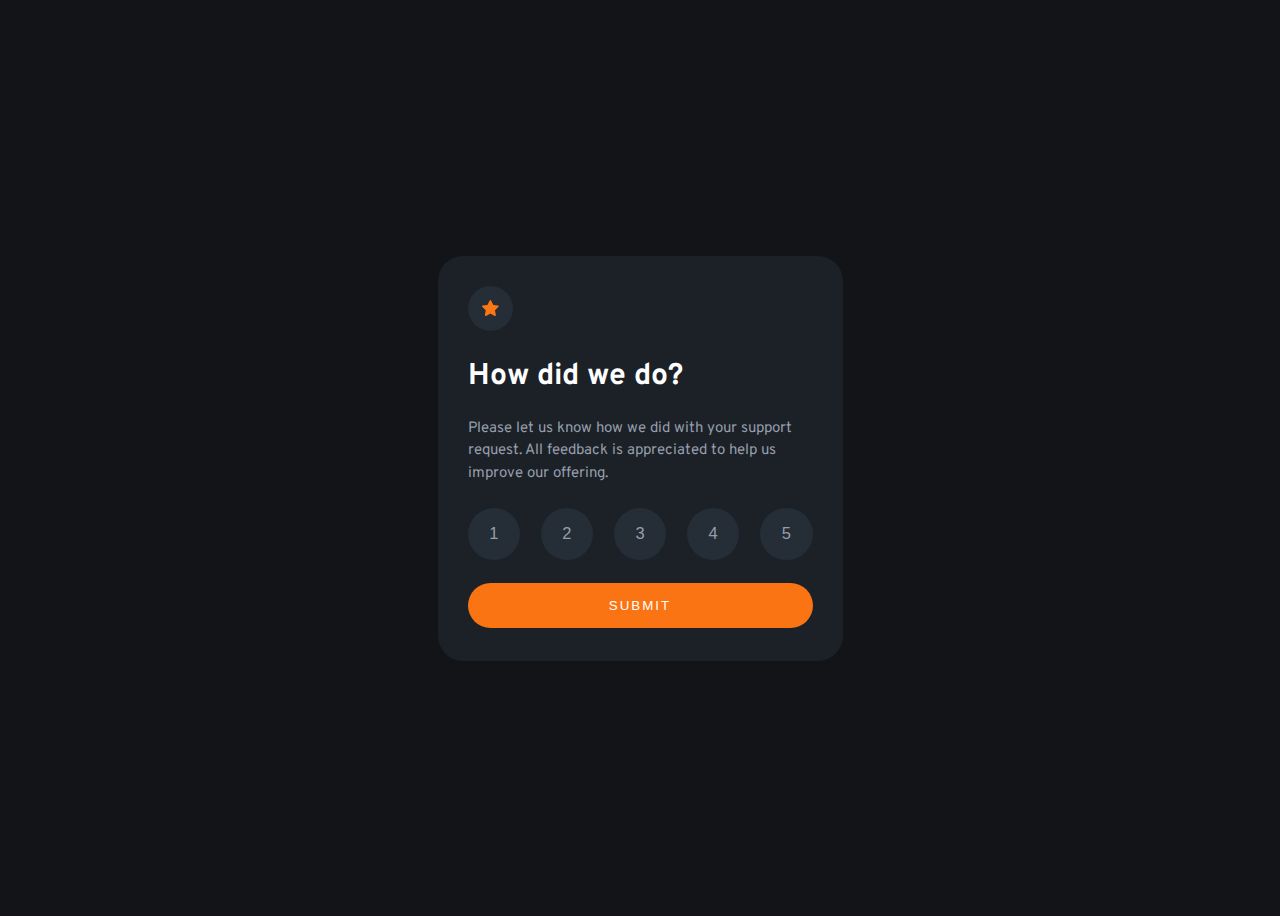
<file: interactive-rating-component/index.html>
<!DOCTYPE html>
<html lang="en">
<head>
    <meta charset="UTF-8">
    <meta name="viewport" content="width=device-width, initial-scale=1.0">
    <link rel="stylesheet" href="styles.css">
    <link rel="preconnect" href="https://fonts.googleapis.com">
    <link rel="preconnect" href="https://fonts.gstatic.com" crossorigin>
    <link href="https://fonts.googleapis.com/css2?family=Manrope:wght@300&family=Overpass:wght@400;700&family=Questrial&display=swap" rel="stylesheet">
    <title>Interactive Rating Component</title>
</head>
<body>

    <div class="container">
        <form action="thanks.html" method="get">
            <div class="star">
                <span><img src="icon-star.svg" id="star-icon"></span>
            </div>
            <div>
                <h1 class="white-text">How did we do?</h1>
            </div>
            <div class="description">
                <p>Please let us know how we did with your support request. All feedback is appreciated to help us improve our offering.</p>
            </div>
            <div class="rating">
                <button type="button" id="one" class="choices" data-rating>1</button>
                <button type="button" id="two" class="choices" data-rating>2</button>
                <button type="button" id="three" class="choices" data-rating>3</button>
                <button type="button" id="four" class="choices" data-rating>4</button>
                <button type="button" id="five" class="choices" data-rating>5</button>
            </div>
            <div class="submit">
                <button type="submit" class="submitBtn">SUBMIT</button>
            </div>
        </form>
    </div>
    
    <script src="script.js"></script>
</body>
</html>
</file>
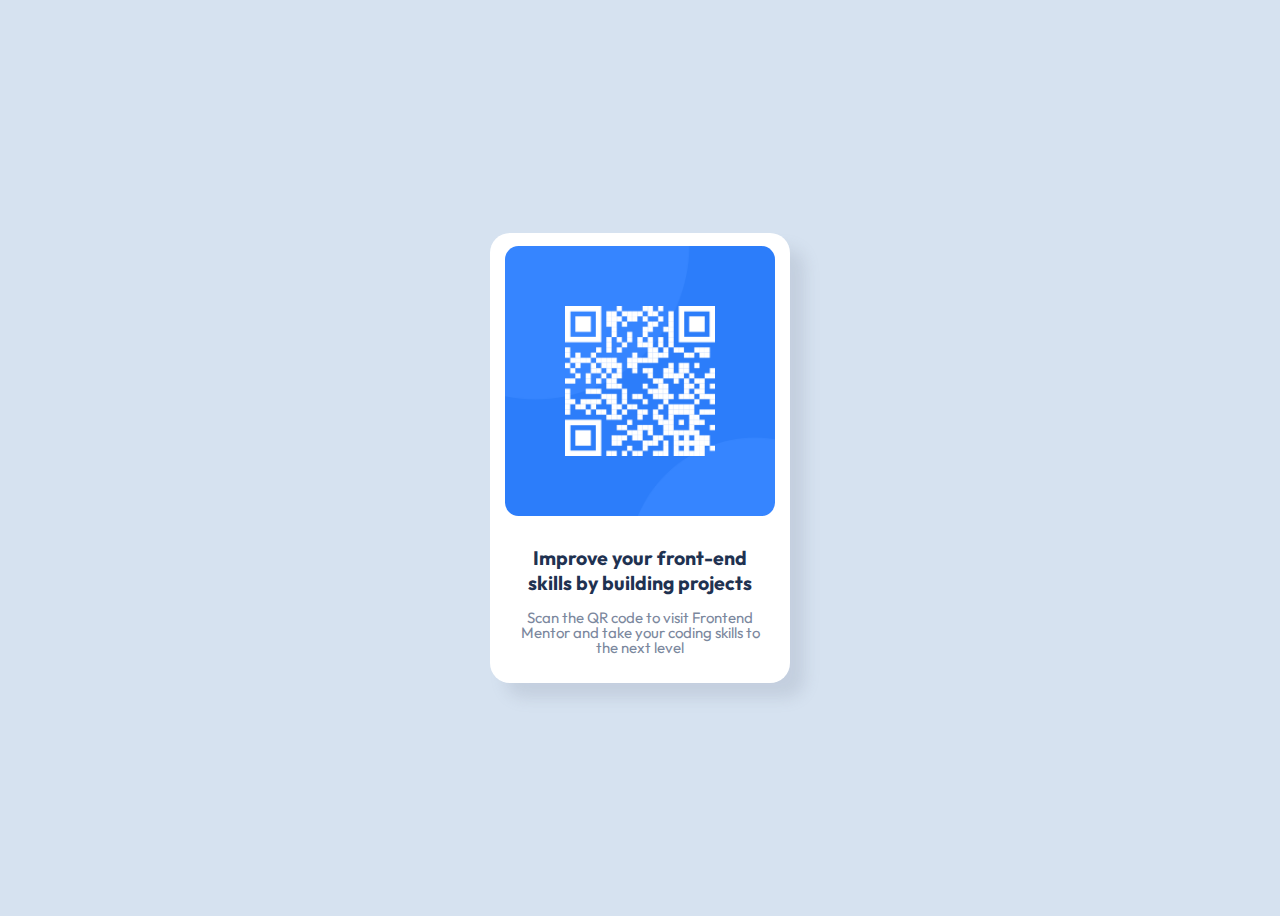
<file: qr-code/index.html>
<!DOCTYPE html>
<html lang="en">
<head>
    <meta charset="UTF-8">
    <meta name="viewport" content="width=device-width, initial-scale=1.0">
    <link rel="stylesheet" href="styles.css">
    <link rel="preconnect" href="https://fonts.googleapis.com">
    <link rel="preconnect" href="https://fonts.gstatic.com" crossorigin>
    <link href="https://fonts.googleapis.com/css2?family=Outfit:wght@400;700&display=swap" rel="stylesheet">
    <title>QR Code Component</title>
</head>
<body>
    <div id="container">
        <div id="card">
            <img src="image-qr-code.png" alt="qr-code" id="image">
            <div id="text">
                <h1>
                    Improve your front-end skills by building projects
                </h1>
                <p>
                    Scan the QR code to visit Frontend Mentor and take your coding skills to the next level
                </p>
            </div>
        </div>
    </div>
</body>
</html>
</file>
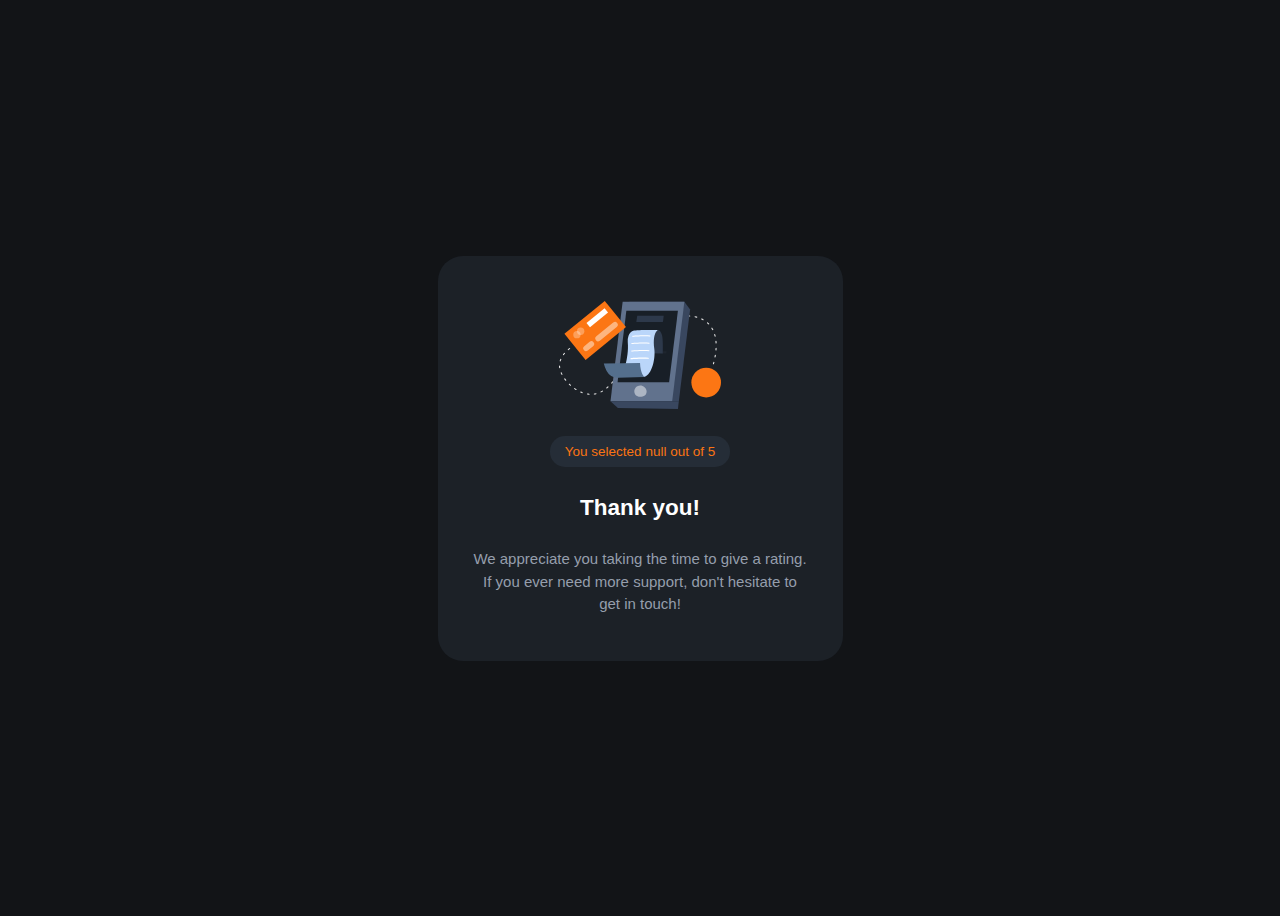
<file: interactive-rating-component/thanks.html>
<!DOCTYPE html>
<html lang="en">
<head>
    <meta charset="UTF-8">
    <meta name="viewport" content="width=device-width, initial-scale=1.0">
    <link rel="stylesheet" href="styles.css">
    <title>Thank You!</title>
</head>
<body>
    <div class="container">
        <div class="thanks-box">
            <img src="illustration-thank-you.svg" id="thanks-img">
            <div id="rating"></div>
            <h2 class="white-text no-bottom-margin">Thank you!</h2>
            <p class="description text-center no-bottom-margin">We appreciate you taking the time to give a rating.<br>
            If you ever need more support, don't hesitate to get in touch!</p>
        </div>
    </div>
    <script src="thanks.js"></script>
</body>
</html>
</file>
<file: interactive-rating-component/styles.css>
/* - Mobile: 375px
- Desktop: 1440px

- Font size (paragraph): 15px

### Font

- Family: [Overpass](https://fonts.google.com/specimen/Overpass)
- Weights: 400, 700 */

:root{
    --orange: hsl(25, 97%, 53%);
    --white: hsl(0, 0%, 100%);
    --light-grey: hsl(217, 12%, 63%);
    --medium-grey: hsl(216, 12%, 54%);
    --dark-blue: hsl(213, 19%, 18%);
    --very-dark-blue: hsl(216, 12%, 8%);
}

html{
    margin: 0;
    padding: 0;
    box-sizing: border-box;
    font-size: 93.75%;
    font-family: "Overpass", sans-serif;
}

body{
    background-color: var(--very-dark-blue);
    display: flex;
    justify-content: center;
    align-items: center;
    min-height: 100vh;
}

.container{
    width: 27rem;
    height: 27rem;
    background-color: hsla(213, 19%, 18%, 0.5);
    border-radius: 25px;
    display: flex;
    flex-direction: column;
}

form{
    height: inherit;
    margin: 2rem;
}

form > *:not(:last-child){
    margin-bottom: 1.5rem;
}

form > *:nth-child(4){
    margin: 1.5rem 0 1.5rem 0;
}

.star{
    height: 50px;
}

.star > span{
    width: 3rem;
    height: 3rem;
}

.star > span, .rating > button{
    display: flex;
    justify-content: center;
    align-items: center;
    border-radius: 50%;
    border: none;
}

.star > span {
    background-color: var(--dark-blue);
    color: var(--light-grey);
}

.white-text{
    color: var(--white);
    font-weight: 700;
}

.description{
    color: var(--light-grey);
    line-height: 1.5rem;
}

.rating{
    display: flex;
    justify-content: space-between;
}

.choices{
    height: 3.5rem;
    width: 3.5rem;
    font-size: 1.1rem;
    background-color: var(--dark-blue);
    color: var(--light-grey);
}

.choices:hover{
    cursor: pointer;
    background-color: var(--orange);
    color: var(--white);
}

.selected{
    background-color: var(--light-grey);
    color: var(--white);
}

.submitBtn{
    width: 23rem;
    height: 3rem;
    border-radius: 30px;
    border: none;
    background-color: var(--orange);
    color: var(--white);
    letter-spacing: 2px;
}

.submitBtn:hover{
    background-color: var(--white);
    color: var(--orange);
    cursor: pointer;
}

@media (max-width: 375px){
    .container{
        width: 350px;
        height: 350px;
        justify-content: center;
        align-items: center;
    }

    .container > * {
        scale: 0.85;
    }
}

/*thanks page*/

/* #thanks-img{
    scale: 0.4;
} */

#rating{
    background-color: var(--dark-blue);
    border-radius: 15px;
    width: fit-content;
    padding: 8px 15px 8px 15px;
    color: var(--orange);
    font-size: 0.9rem;
    font-weight: 100;
}

.thanks-box{
    height: inherit;
    display: flex;
    flex-direction: column;
    align-items: center;
    justify-content: space-between;
    margin: 3rem 2.3rem 3rem 2.3rem;
}

.text-center{
    text-align: center;
}

h1{
    margin: 0;
}

.no-bottom-margin{
    margin: 0;
}
</file>
<file: qr-code/styles.css>
:root{
    --white: hsl(0, 0%, 100%);
    --light-gray: hsl(212, 45%, 89%);
    --grayish-blue: hsl(220, 15%, 55%);
    --dark-blue: hsl(218, 44%, 22%);
}

html{
    margin: 0;
    padding: 0;
    font-size: 93.75%;
    background-color: var(--light-gray);
    box-sizing: border-box;
    font-family: 'Outfit', sans-serif;
}

#container{
    min-height: 100vh;
    display: flex;
    justify-content: center;
    align-items: center;
}

#card{
    display: flex;
    justify-content:center;
    flex-direction: column;
    column-gap: 0px;
    background-color: var(--white);
    width: 300px;
    height: 450px;
    border-radius: 20px;
    margin: 0;
    padding: 0;
    box-shadow: 1rem 1rem 1rem hsla(220, 15%, 55%, 0.2);
}

#image{
    object-fit: contain;
    scale: 0.9;
    margin: -1rem 0 0 0;
    padding: 0;
    border-radius: 15px;
}

#text{
    margin: 0 2rem 0 2rem;
    padding: 0;
    text-align: center;
}

h1{
    color: var(--dark-blue);
    font-size: 1.3rem;
}

p{
    font-size: 1rem;
    color: vaR(--grayish-blue);
    line-height: 1rem;
}
</file>
